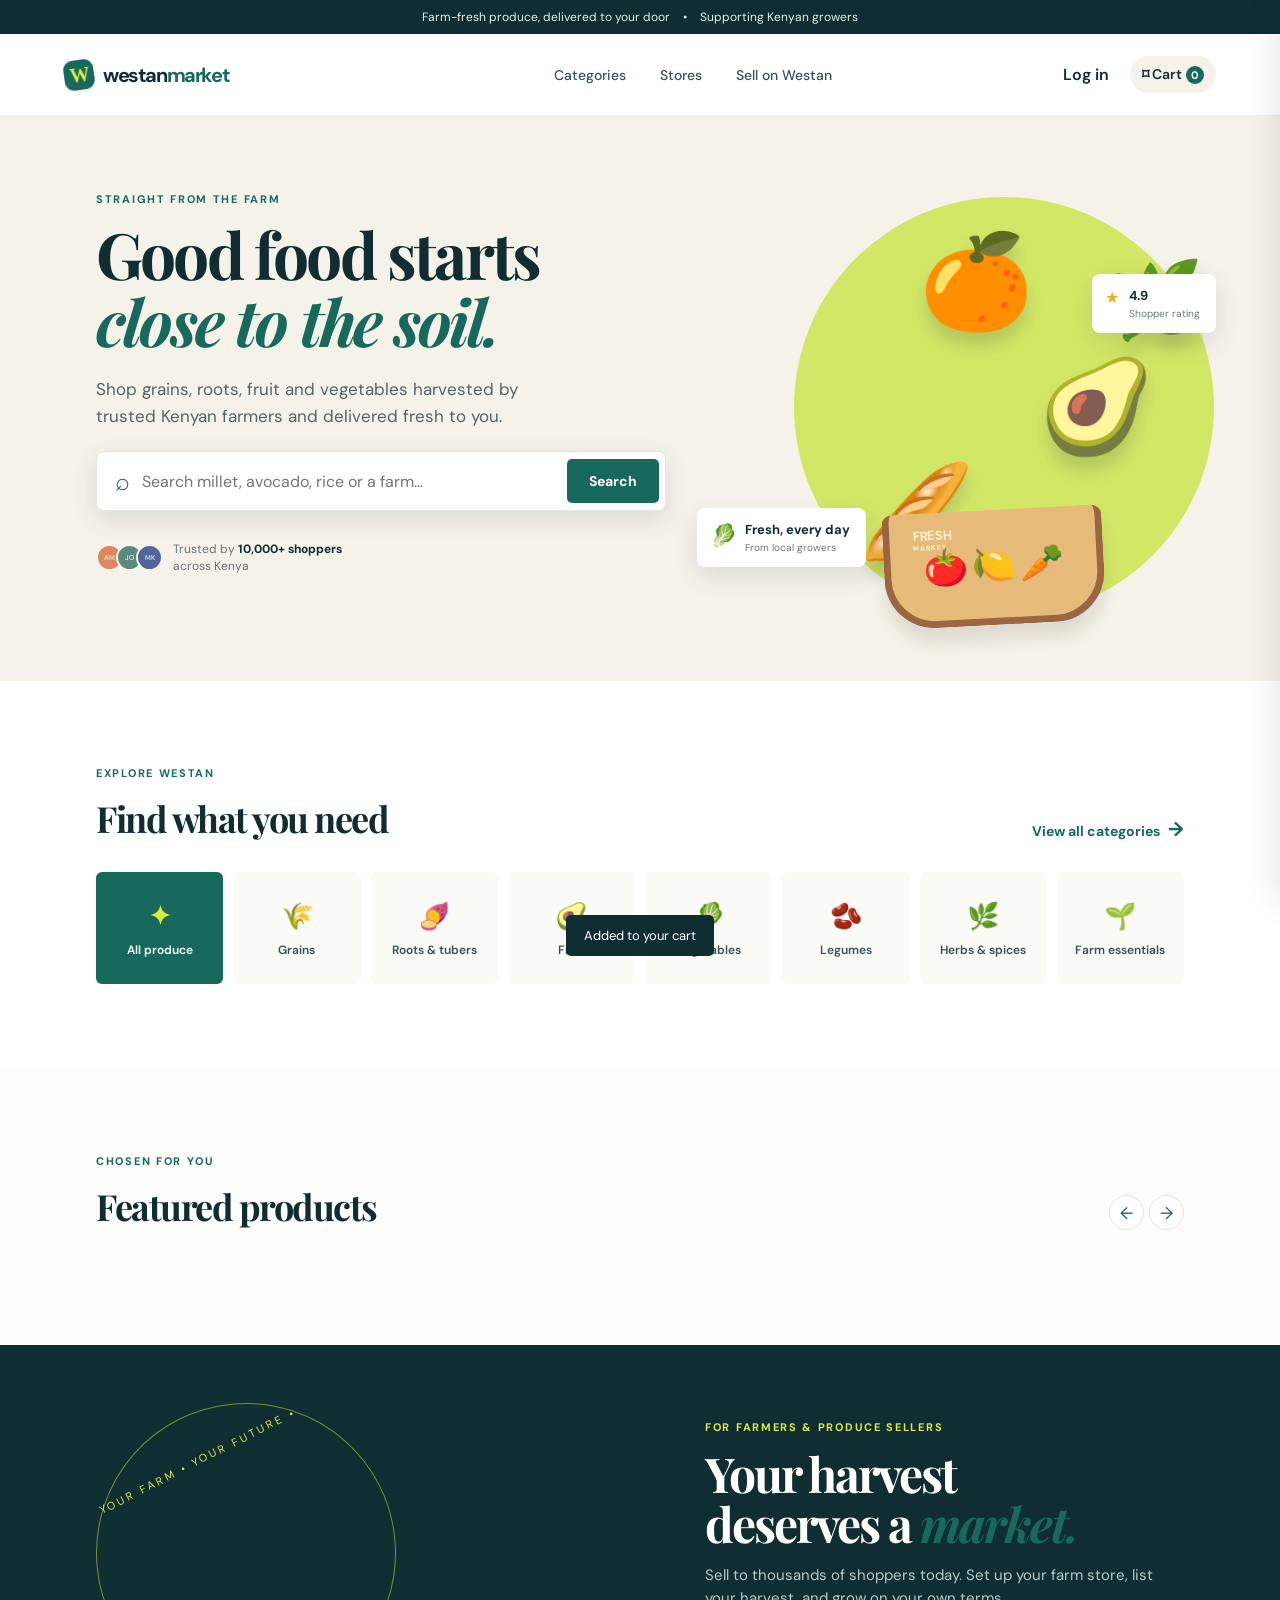
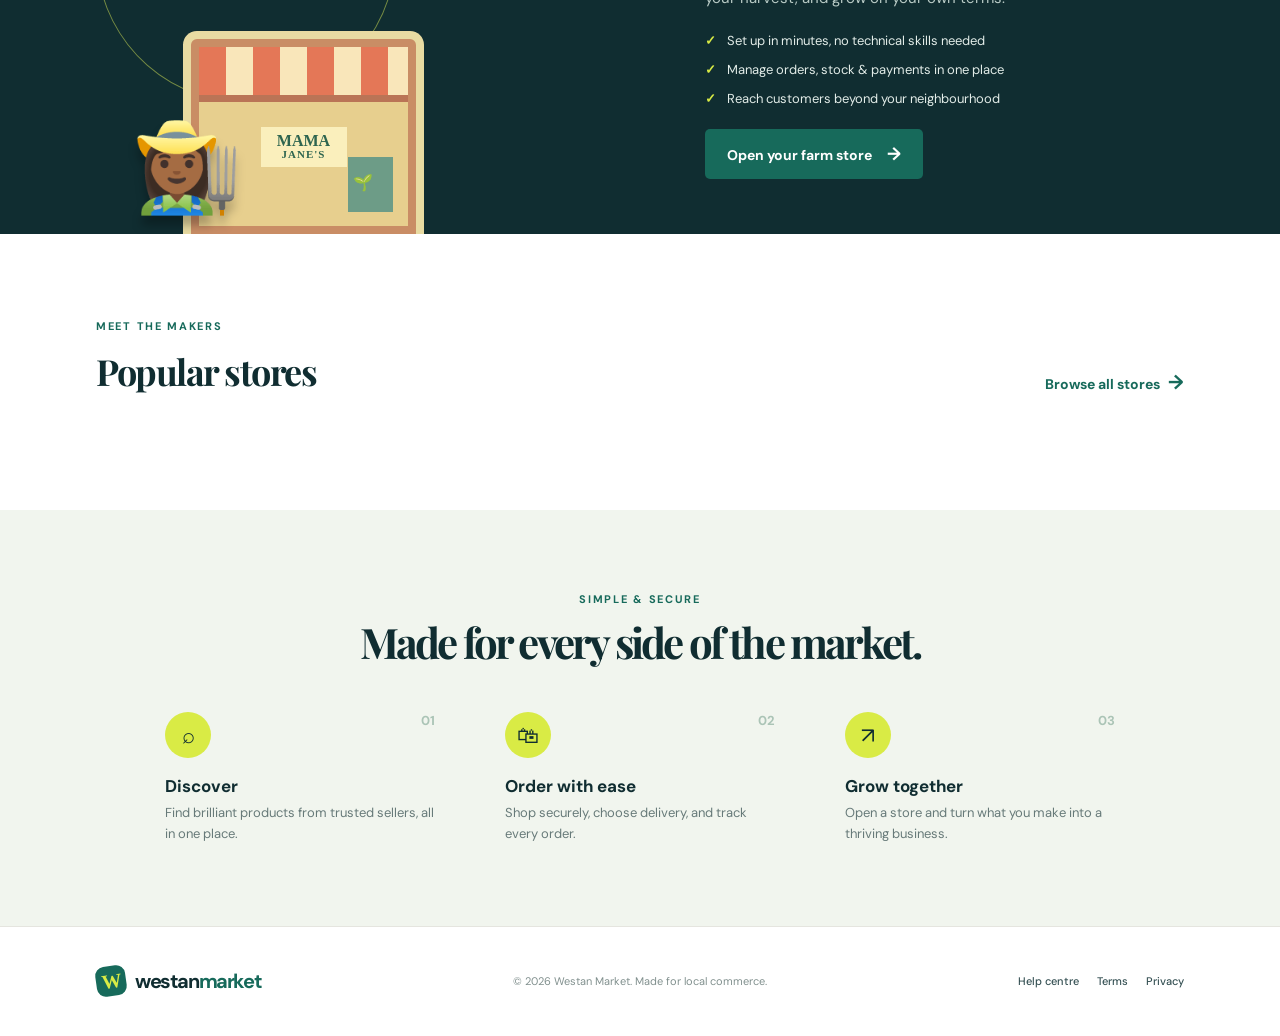
<file: index.html>
<!doctype html>
<html lang="en">
  <head>
    <meta charset="UTF-8" />
    <meta name="viewport" content="width=device-width, initial-scale=1.0" />
    <meta name="description" content="Westan Market — fresh farm produce direct from trusted growers." />
    <title>Westan Market | Your marketplace, your opportunity</title>
    <link rel="preconnect" href="https://fonts.googleapis.com" />
    <link rel="preconnect" href="https://fonts.gstatic.com" crossorigin />
    <link href="https://fonts.googleapis.com/css2?family=DM+Sans:wght@400;500;600;700&family=Playfair+Display:wght@600;700&display=swap" rel="stylesheet" />
    <link rel="stylesheet" href="styles.css" />
  </head>
  <body>
    <div class="announcement"><span>Farm-fresh produce, delivered to your door</span><span>•</span><span>Supporting Kenyan growers</span></div>
    <header class="site-header">
      <a class="brand" href="#top" aria-label="Westan Market home"><span class="brand-mark">W</span><span>westan<span>market</span></span></a>
      <nav class="main-nav" aria-label="Main navigation"><a href="#categories">Categories</a><a href="#shops">Stores</a><a href="#trader">Sell on Westan</a></nav>
      <div class="header-actions"><button class="text-btn login-btn">Log in</button><button class="cart-btn" id="cartButton" aria-label="Open shopping cart">⌑ <span>Cart</span><b id="cartCount">0</b></button><button class="menu-btn" id="menuButton" aria-label="Open navigation">☰</button></div>
    </header>

    <main id="top">
      <section class="hero">
        <div class="hero-copy">
          <p class="eyebrow">Straight from the farm</p>
          <h1>Good food starts<br /><em>close to the soil.</em></h1>
          <p class="hero-text">Shop grains, roots, fruit and vegetables harvested by trusted Kenyan farmers and delivered fresh to you.</p>
          <form class="search-wrap" id="searchForm"><span>⌕</span><input id="searchInput" type="search" placeholder="Search millet, avocado, rice or a farm..." /><button type="submit">Search</button></form>
          <div class="hero-proof"><div class="avatars"><i>AM</i><i>JO</i><i>MK</i></div><span>Trusted by <strong>10,000+ shoppers</strong><br />across Kenya</span></div>
        </div>
        <div class="hero-art" aria-label="Colourful grocery collection">
          <div class="hero-blob"></div><div class="hero-card fresh-card"><span class="mini-icon">🥬</span><b>Fresh, every day</b><small>From local growers</small></div><div class="hero-card rating-card"><span>★</span><b>4.9</b><small>Shopper rating</small></div>
          <div class="produce produce-one">🍊</div><div class="produce produce-two">🥑</div><div class="produce produce-three">🥖</div><div class="produce produce-four">🌿</div>
          <div class="basket"><div>FRESH<br /><small>MARKET</small></div><span>🍅</span><span>🍋</span><span>🥕</span></div>
        </div>
      </section>

      <section class="categories section" id="categories">
        <div class="section-heading"><div><p class="eyebrow">Explore Westan</p><h2>Find what you need</h2></div><a href="#products" class="arrow-link">View all categories <span>→</span></a></div>
        <div class="category-grid">
          <button class="category active" data-filter="all"><span>✦</span>All produce</button><button class="category" data-filter="Grains"><span>🌾</span>Grains</button><button class="category" data-filter="Roots"><span>🍠</span>Roots & tubers</button><button class="category" data-filter="Fruit"><span>🥑</span>Fruit</button><button class="category" data-filter="Vegetables"><span>🥬</span>Vegetables</button><button class="category" data-filter="Legumes"><span>🫘</span>Legumes</button><button class="category" data-filter="Herbs"><span>🌿</span>Herbs & spices</button><button class="category" data-filter="Farm"><span>🌱</span>Farm essentials</button>
        </div>
      </section>

      <section class="products-section section" id="products">
        <div class="section-heading"><div><p class="eyebrow">Chosen for you</p><h2>Featured products</h2></div><div class="product-controls"><button id="prevProducts">←</button><button id="nextProducts">→</button></div></div>
        <div class="product-grid" id="productGrid"></div>
      </section>

      <section class="trader-banner" id="trader">
          <div class="trader-art"><div class="circle-text">YOUR FARM • YOUR FUTURE • </div><div class="storefront"><div class="awning"></div><div class="shop-sign">MAMA<br /><small>JANE'S</small></div><div class="window">🌱</div></div><div class="person">👩🏾‍🌾</div></div>
          <div class="trader-copy"><p class="eyebrow">For farmers & produce sellers</p><h2>Your harvest<br />deserves a <em>market.</em></h2><p>Sell to thousands of shoppers today. Set up your farm store, list your harvest, and grow on your own terms.</p><ul><li><span>✓</span> Set up in minutes, no technical skills needed</li><li><span>✓</span> Manage orders, stock &amp; payments in one place</li><li><span>✓</span> Reach customers beyond your neighbourhood</li></ul><button class="primary-btn open-store">Open your farm store <span>→</span></button></div>
      </section>

      <section class="stores-section section" id="shops"><div class="section-heading"><div><p class="eyebrow">Meet the makers</p><h2>Popular stores</h2></div><a href="#shops" class="arrow-link">Browse all stores <span>→</span></a></div><div class="store-grid" id="storeGrid"></div></section>
      <section class="how-section"><p class="eyebrow">Simple &amp; secure</p><h2>Made for every side of the market.</h2><div class="how-grid"><article><span>01</span><i>⌕</i><h3>Discover</h3><p>Find brilliant products from trusted sellers, all in one place.</p></article><article><span>02</span><i>🛍</i><h3>Order with ease</h3><p>Shop securely, choose delivery, and track every order.</p></article><article><span>03</span><i>↗</i><h3>Grow together</h3><p>Open a store and turn what you make into a thriving business.</p></article></div></section>
    </main>
    <footer><a class="brand" href="#top"><span class="brand-mark">W</span><span>westan<span>market</span></span></a><p>© 2026 Westan Market. Made for local commerce.</p><div><a href="#top">Help centre</a><a href="#top">Terms</a><a href="#top">Privacy</a></div></footer>
    <aside class="cart-panel" id="cartPanel" aria-label="Shopping cart"><div class="cart-head"><h2>Your cart</h2><button id="closeCart">×</button></div><div id="cartItems" class="cart-items"><p class="empty-cart">Your cart is waiting for something lovely.</p></div><div class="cart-footer"><div><span>Subtotal</span><strong id="cartTotal">KSh 0</strong></div><button class="primary-btn checkout-btn">Proceed to checkout <span>→</span></button></div></aside><div class="overlay" id="overlay"></div>
    <div class="modal" id="storeModal"><button class="modal-close">×</button><p class="eyebrow">Welcome to Westan</p><h2>Create your store</h2><p>Join the local marketplace. Your seller dashboard will be ready in minutes.</p><input placeholder="Your store name" /><input placeholder="Phone number" /><button class="primary-btn" id="startStore">Start selling <span>→</span></button></div>
    <div class="toast" id="toast">Added to your cart</div><script src="app.js"></script>
  </body>
</html>
</file>
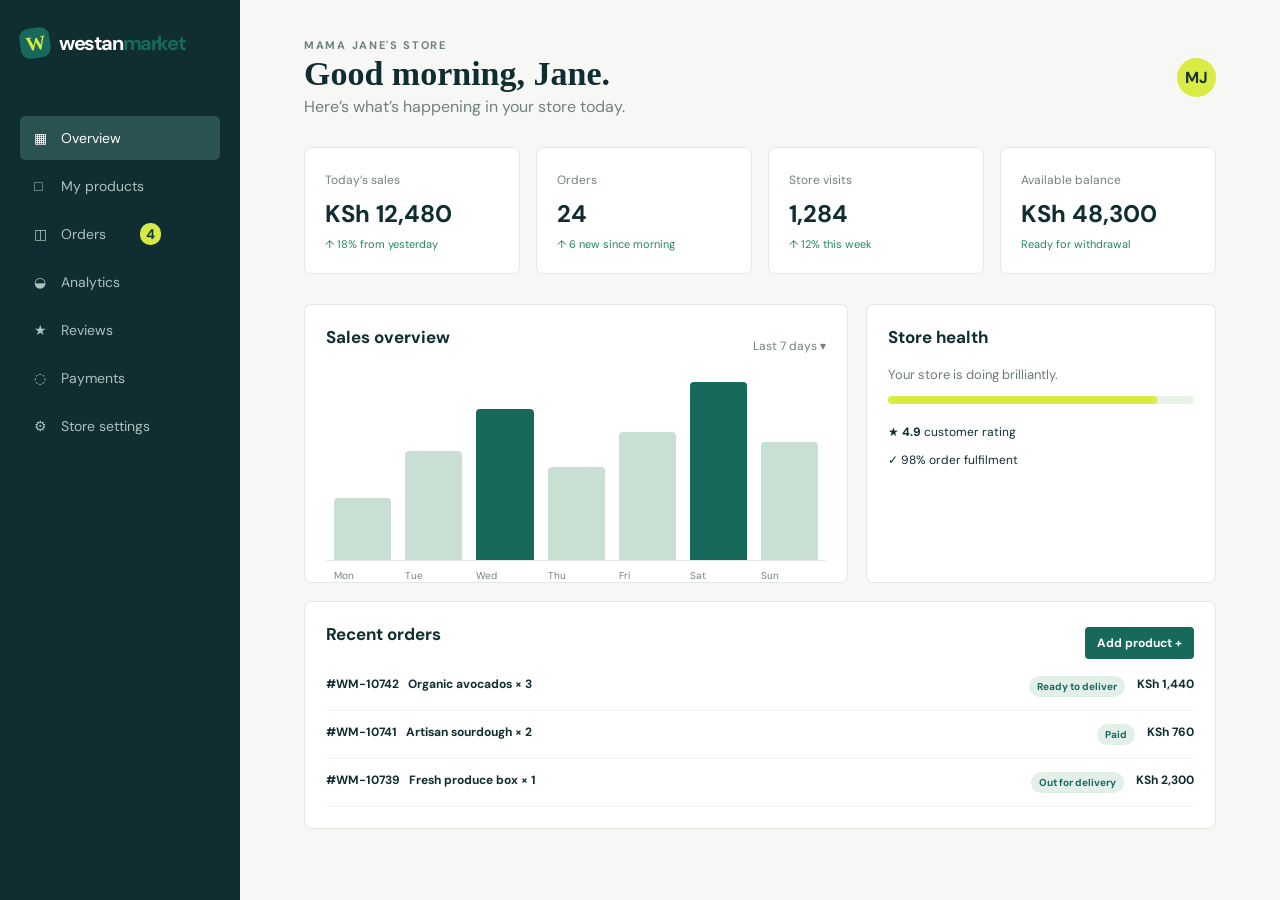
<file: dashboard.html>
<!doctype html>
<html lang="en"><head><meta charset="UTF-8"><meta name="viewport" content="width=device-width,initial-scale=1.0"><title>Seller dashboard | Westan Market</title><link rel="preconnect" href="https://fonts.googleapis.com"><link rel="preconnect" href="https://fonts.gstatic.com" crossorigin><link href="https://fonts.googleapis.com/css2?family=DM+Sans:wght@400;500;600;700&family=Playfair+Display:wght@600;700&display=swap" rel="stylesheet"><link rel="stylesheet" href="styles.css"><style>body{background:#f7f8f5}.dashboard{display:grid;grid-template-columns:240px 1fr;min-height:100vh}.side{background:#102d31;padding:28px 20px;color:#d3e1dd}.side .brand{color:#fff;margin-bottom:58px}.side nav a{display:block;color:#adc2bd;padding:13px 14px;margin:4px 0;text-decoration:none;font-size:14px;border-radius:5px}.side nav a.active,.side nav a:hover{background:#295250;color:#fff}.side nav span{display:inline-block;width:27px}.dash-main{padding:38px 5vw}.dash-top{display:flex;justify-content:space-between;align-items:center}.dash-top h1{font-family:Georgia;margin:3px 0;font-size:34px}.dash-top p{color:#70807d;margin:0}.user-dot{background:#d9eb45;color:#173338;font-weight:bold;border-radius:50%;height:39px;width:39px;display:grid;place-items:center}.metrics{display:grid;grid-template-columns:repeat(4,1fr);gap:16px;margin:30px 0}.metric{background:#fff;border:1px solid #e5e8e1;padding:20px;border-radius:7px}.metric span{font-size:12px;color:#72817f}.metric strong{display:block;font-size:24px;margin:9px 0 3px}.metric small{font-size:11px;color:#258566}.dash-grid{display:grid;grid-template-columns:1.4fr .9fr;gap:18px}.dash-card{background:#fff;border:1px solid #e5e8e1;border-radius:7px;padding:21px}.dash-card h2{font-size:17px;margin:0 0 18px}.chart{height:195px;display:flex;gap:14px;align-items:end;border-bottom:1px solid #e4e9e2;padding:0 8px}.bar{flex:1;background:#c9dfd4;position:relative;border-radius:4px 4px 0 0}.bar:nth-child(3),.bar:nth-child(6){background:#176a5b}.bar small{position:absolute;bottom:-22px;left:0;color:#74837f;font-size:10px}.order{display:grid;grid-template-columns:1fr auto auto;gap:12px;padding:13px 0;border-bottom:1px solid #edf0eb;font-size:12px}.status{color:#176a5b;background:#e2f0e8;border-radius:12px;padding:4px 8px;font-size:10px;font-weight:bold}.table-title{display:flex;justify-content:space-between;align-items:center}.table-title button{background:#176a5b;color:white;padding:8px 12px;border-radius:4px;font-size:12px;font-weight:bold}@media(max-width:750px){.dashboard{grid-template-columns:1fr}.side{padding:16px}.side .brand{margin-bottom:14px}.side nav{display:flex;overflow:auto}.side nav a{white-space:nowrap}.metrics{grid-template-columns:repeat(2,1fr)}.dash-grid{grid-template-columns:1fr}.dash-main{padding:24px 20px}}</style></head><body><div class="dashboard"><aside class="side"><a class="brand" href="index.html"><span class="brand-mark">W</span><span>westan<span>market</span></span></a><nav><a class="active" href="#"><span>▦</span>Overview</a><a href="#products"><span>□</span>My products</a><a href="#orders"><span>◫</span>Orders <b style="background:#d8eb45;color:#173338;border-radius:10px;padding:2px 6px;margin-left:30px">4</b></a><a href="#"><span>◒</span>Analytics</a><a href="#"><span>★</span>Reviews</a><a href="#"><span>◌</span>Payments</a><a href="#"><span>⚙</span>Store settings</a></nav></aside><main class="dash-main"><div class="dash-top"><div><p class="eyebrow">Mama Jane's Store</p><h1>Good morning, Jane.</h1><p>Here’s what’s happening in your store today.</p></div><div class="user-dot">MJ</div></div><section class="metrics"><article class="metric"><span>Today’s sales</span><strong>KSh 12,480</strong><small>↑ 18% from yesterday</small></article><article class="metric"><span>Orders</span><strong>24</strong><small>↑ 6 new since morning</small></article><article class="metric"><span>Store visits</span><strong>1,284</strong><small>↑ 12% this week</small></article><article class="metric"><span>Available balance</span><strong>KSh 48,300</strong><small>Ready for withdrawal</small></article></section><section class="dash-grid"><article class="dash-card"><div class="table-title"><h2>Sales overview</h2><span style="font-size:12px;color:#71817f">Last 7 days ▾</span></div><div class="chart"><div class="bar" style="height:32%"><small>Mon</small></div><div class="bar" style="height:56%"><small>Tue</small></div><div class="bar" style="height:78%"><small>Wed</small></div><div class="bar" style="height:48%"><small>Thu</small></div><div class="bar" style="height:66%"><small>Fri</small></div><div class="bar" style="height:92%"><small>Sat</small></div><div class="bar" style="height:61%"><small>Sun</small></div></div></article><article class="dash-card"><h2>Store health</h2><p style="color:#6c7c79;font-size:13px">Your store is doing brilliantly.</p><div style="background:#e9f0e8;height:8px;border-radius:6px"><div style="background:#d8eb45;width:88%;height:100%;border-radius:6px"></div></div><p style="font-size:12px;margin-top:20px">★ <b>4.9</b> customer rating</p><p style="font-size:12px">✓ 98% order fulfilment</p></article></section><section class="dash-card" style="margin-top:18px" id="orders"><div class="table-title"><h2>Recent orders</h2><button>Add product +</button></div><div class="order"><b>#WM-10742 &nbsp; Organic avocados × 3</b><span class="status">Ready to deliver</span><strong>KSh 1,440</strong></div><div class="order"><b>#WM-10741 &nbsp; Artisan sourdough × 2</b><span class="status">Paid</span><strong>KSh 760</strong></div><div class="order"><b>#WM-10739 &nbsp; Fresh produce box × 1</b><span class="status">Out for delivery</span><strong>KSh 2,300</strong></div></section></main></div></body></html>
</file>
<file: styles.css>
:root{--ink:#102d31;--green:#176a5b;--lime:#d8eb45;--sand:#f5f2ea;--muted:#6c7775;--line:#e5e5df}*{box-sizing:border-box}html{scroll-behavior:smooth}body{margin:0;color:var(--ink);font-family:"DM Sans",sans-serif;background:#fff}.announcement{height:34px;background:var(--ink);color:#e5f2e6;display:flex;justify-content:center;align-items:center;gap:13px;font-size:12px}.site-header{height:82px;display:flex;align-items:center;justify-content:space-between;padding:0 max(5vw,34px);border-bottom:1px solid #edf0ec;position:sticky;top:0;background:#fffffff2;backdrop-filter:blur(10px);z-index:10}.brand{color:var(--ink);font-size:20px;font-weight:700;text-decoration:none;letter-spacing:-1.4px;display:flex;align-items:center;gap:9px}.brand>span:last-child span{color:var(--green)}.brand-mark{display:grid;place-items:center;width:30px;height:30px;border-radius:9px;background:var(--green);color:var(--lime);font-family:Georgia;font-size:20px;transform:rotate(-8deg)}.main-nav{display:flex;gap:34px;margin-left:100px}.main-nav a,footer a{color:#365154;text-decoration:none;font-size:14px;font-weight:500}.header-actions{display:flex;gap:15px;align-items:center}button{font:inherit;cursor:pointer;border:0}.text-btn{background:none;color:var(--ink);font-weight:600}.cart-btn{background:var(--sand);border-radius:22px;padding:9px 12px;color:var(--ink);font-weight:600;font-size:14px}.cart-btn b{display:inline-grid;place-items:center;background:var(--green);color:white;border-radius:50%;height:18px;width:18px;font-size:11px;margin-left:4px}.menu-btn{display:none;background:none;font-size:22px}.hero{min-height:565px;background:var(--sand);display:grid;grid-template-columns:1.12fr .88fr;overflow:hidden;padding:76px max(7.5vw,48px) 60px}.hero-copy{position:relative;z-index:1;max-width:660px}.eyebrow{font-size:11px;letter-spacing:1.7px;text-transform:uppercase;color:var(--green);font-weight:700;margin:0 0 14px}.hero h1,.trader-copy h2,.how-section h2{font-family:"Playfair Display",Georgia,serif;font-size:clamp(40px,5vw,67px);line-height:1.05;letter-spacing:-2.8px;margin:0}.hero h1 em,.trader-copy em{color:var(--green);font-style:italic}.hero-text{max-width:480px;color:#536466;font-size:17px;line-height:1.55;margin:22px 0}.search-wrap{width:min(570px,100%);height:60px;background:#fff;border:1px solid #e6e8e2;border-radius:8px;padding:6px 6px 6px 18px;display:flex;align-items:center;box-shadow:0 8px 25px #213c3820}.search-wrap span{font-size:25px;color:var(--green);margin-right:10px}.search-wrap input{border:0;outline:0;font:inherit;flex:1;min-width:0}.search-wrap button,.primary-btn{background:var(--green);color:#fff;border-radius:5px;padding:13px 22px;font-weight:700;font-size:14px}.hero-proof{display:flex;align-items:center;gap:10px;margin-top:30px;color:#657472;font-size:12px;line-height:1.4}.hero-proof strong{color:var(--ink)}.avatars{display:flex}.avatars i{width:27px;height:27px;border-radius:50%;border:2px solid var(--sand);display:grid;place-items:center;font-size:7px;font-style:normal;color:#fff;background:#da8762}.avatars i+ i{margin-left:-7px}.avatars i:nth-child(2){background:#5c887e}.avatars i:nth-child(3){background:#526598}.hero-art{position:relative;min-height:400px}.hero-blob{width:420px;height:420px;border-radius:50%;background:#d3e767;position:absolute;top:5px;right:-30px}.produce{position:absolute;font-size:92px;filter:drop-shadow(0 13px 8px #40533d36)}.produce-one{top:30px;right:150px}.produce-two{top:155px;right:30px}.produce-three{top:260px;right:210px}.produce-four{top:60px;right:-20px;font-size:75px}.basket{position:absolute;right:80px;bottom:-4px;width:220px;height:115px;border:7px solid #9b6743;border-top:0;border-radius:10px 10px 50px 50px;background:#e6ba79;display:flex;justify-content:center;align-items:center;gap:3px;font-size:36px;transform:rotate(-3deg);box-shadow:0 15px 15px #4e3a251f}.basket div{position:absolute;top:18px;left:23px;color:#fff1d3;font-size:13px;font-weight:bold;line-height:.8}.basket small{font-size:7px;letter-spacing:1px}.hero-card{position:absolute;background:#fff;border-radius:8px;padding:13px 16px;box-shadow:0 9px 25px #29423a20;z-index:2}.hero-card b,.hero-card small{display:block}.hero-card b{font-size:13px}.hero-card small{font-size:10px;color:var(--muted);margin-top:3px}.fresh-card{bottom:54px;left:-8px;padding-left:48px}.mini-icon{position:absolute;left:13px;font-size:22px}.rating-card{top:82px;right:-32px;padding-left:37px}.rating-card span{position:absolute;left:13px;color:#ecae24}.section{padding:85px max(7.5vw,48px)}.section-heading{display:flex;justify-content:space-between;align-items:end;margin-bottom:30px}.section-heading h2,.stores-section h2{font-family:"Playfair Display",Georgia,serif;font-size:36px;letter-spacing:-1.5px;margin:0}.arrow-link{font-size:14px;color:var(--green);font-weight:700;text-decoration:none}.arrow-link span{font-size:20px;margin-left:5px}.category-grid{display:grid;grid-template-columns:repeat(8,1fr);gap:10px}.category{height:112px;border-radius:6px;background:#fafaf7;color:#375053;display:flex;flex-direction:column;justify-content:center;align-items:center;gap:9px;font-size:12px;font-weight:600}.category span{font-size:26px}.category.active{background:var(--green);color:#fff}.category.active span{color:var(--lime)}.products-section{background:#fcfcfa}.product-grid{display:grid;grid-template-columns:repeat(4,1fr);gap:20px}.product-card{min-width:0}.product-image{height:225px;background:#eff0e9;border-radius:7px;position:relative;display:grid;place-items:center;overflow:hidden;font-size:90px}.product-image::after{content:"";position:absolute;width:130px;height:90px;bottom:-28px;border-radius:50%;background:#d4e4cc}.product-image span{position:relative;z-index:1;filter:drop-shadow(0 10px 6px #41503b3b)}.product-image .tag{position:absolute;top:12px;left:12px;z-index:2;background:#fff;border-radius:3px;font-size:10px;padding:5px 7px;color:var(--green);font-weight:bold}.wish{position:absolute;right:10px;top:10px;z-index:2;border-radius:50%;height:30px;width:30px;background:#ffffffd9;color:#617675;font-size:17px}.product-info{padding:13px 2px}.product-info .store-name{color:#6a8180;font-size:11px}.product-info h3{font-size:14px;margin:5px 0;font-weight:700}.product-bottom{display:flex;justify-content:space-between;align-items:center}.price{font-weight:700;font-size:14px}.rating{font-size:11px;color:#e59b1b}.add-btn{background:var(--ink);color:#fff;border-radius:4px;padding:7px 10px;font-size:11px;font-weight:700}.product-controls button{height:35px;width:35px;border:1px solid var(--line);border-radius:50%;background:#fff;color:var(--green);margin-left:5px;font-size:17px}.trader-banner{background:var(--ink);min-height:485px;color:#fff;display:grid;grid-template-columns:1fr 1fr;overflow:hidden;padding:0 max(7.5vw,48px)}.trader-art{position:relative;min-height:485px}.circle-text{position:absolute;top:58px;left:0;width:300px;height:300px;border:1px solid #b9ca5099;border-radius:50%;color:#d7e950;font-size:11px;letter-spacing:3px;padding:38px;transform:rotate(-27deg)}.storefront{position:absolute;width:225px;height:195px;bottom:0;left:95px;background:#e7cf8e;border-radius:6px 6px 0 0;border:8px solid #c98d65;box-shadow:0 0 0 8px #e8dba2}.awning{height:55px;background:repeating-linear-gradient(90deg,#e47757 0 27px,#f9e6ba 27px 54px);border-bottom:7px solid #ba7456}.shop-sign{margin:25px auto;color:#2e654f;background:#faefbc;width:86px;padding:8px;text-align:center;font-family:Georgia;font-weight:bold;line-height:.75}.shop-sign small{font-size:11px;letter-spacing:1px}.window{position:absolute;right:15px;bottom:14px;background:#6d9c87;width:45px;height:55px;padding:15px 5px}.person{position:absolute;bottom:10px;left:36px;font-size:88px;filter:drop-shadow(0 10px 5px #0004)}.trader-copy{padding:75px 20px 55px 65px;max-width:590px}.trader-copy .eyebrow{color:#d9eb4d}.trader-copy h2{font-size:48px;letter-spacing:-2px}.trader-copy p:not(.eyebrow){color:#b8cac5;line-height:1.55;max-width:470px;font-size:15px}.trader-copy ul{list-style:none;padding:0;margin:22px 0}.trader-copy li{font-size:13px;margin:12px 0;color:#e2ece8}.trader-copy li span{color:var(--lime);margin-right:8px;font-weight:bold}.primary-btn span{font-size:18px;margin-left:12px}.store-grid{display:grid;grid-template-columns:repeat(3,1fr);gap:18px}.store-card{border:1px solid var(--line);border-radius:8px;padding:20px;display:grid;grid-template-columns:57px 1fr auto;gap:13px;align-items:center}.store-icon{height:57px;width:57px;border-radius:6px;display:grid;place-items:center;font-size:30px;background:#f4e6cf}.store-card h3{margin:0;font-size:15px}.store-card p{margin:5px 0 0;font-size:11px;color:#758483}.store-card button{background:none;color:var(--green);font-weight:700;font-size:12px}.how-section{padding:82px max(7.5vw,48px);background:#f1f5ee;text-align:center}.how-section h2{font-size:42px;margin-bottom:48px}.how-grid{display:grid;grid-template-columns:repeat(3,1fr);max-width:950px;margin:auto;gap:70px;text-align:left}.how-grid article{position:relative}.how-grid article>span{position:absolute;right:0;color:#abc4b6;font-size:13px;font-weight:bold}.how-grid i{display:grid;place-items:center;height:46px;width:46px;border-radius:50%;background:#d9eb45;color:var(--ink);font-style:normal;font-size:22px}.how-grid h3{font-size:17px;margin:17px 0 6px}.how-grid p{font-size:13px;color:#677a79;line-height:1.55;margin:0}footer{min-height:110px;display:flex;align-items:center;justify-content:space-between;padding:0 max(7.5vw,48px);border-top:1px solid var(--line)}footer p{font-size:11px;color:#81908e}footer div{display:flex;gap:18px}footer a{font-size:11px}.cart-panel{position:fixed;z-index:30;right:0;top:0;height:100vh;width:min(400px,100%);background:#fff;transform:translateX(102%);transition:.3s;padding:24px;display:flex;flex-direction:column;box-shadow:-10px 0 30px #102d3120}.cart-panel.open{transform:translateX(0)}.cart-head{display:flex;justify-content:space-between;align-items:center;border-bottom:1px solid var(--line);padding-bottom:18px}.cart-head h2{margin:0;font-family:Georgia;font-size:26px}.cart-head button,.modal-close{font-size:28px;background:none;color:#526766}.cart-items{flex:1;padding:15px 0;overflow:auto}.empty-cart{color:#788685;text-align:center;padding-top:50px}.cart-row{display:grid;grid-template-columns:53px 1fr auto;gap:10px;align-items:center;margin-bottom:16px}.cart-row .cart-emoji{height:53px;background:var(--sand);display:grid;place-items:center;font-size:29px;border-radius:5px}.cart-row h4{margin:0;font-size:13px}.cart-row p{margin:4px 0;color:var(--green);font-size:12px;font-weight:bold}.cart-row button{background:none;color:#b65c50;font-size:18px}.cart-footer{border-top:1px solid var(--line);padding-top:16px}.cart-footer>div{display:flex;justify-content:space-between;margin-bottom:14px}.cart-footer span{color:#697a78;font-size:13px}.checkout-btn{width:100%}.overlay{position:fixed;inset:0;background:#102d3166;z-index:20;display:none}.overlay.open{display:block}.modal{position:fixed;z-index:40;left:50%;top:50%;transform:translate(-50%,-45%);opacity:0;visibility:hidden;transition:.2s;width:min(410px,90vw);background:#fff;padding:34px;border-radius:10px;box-shadow:0 20px 70px #0004}.modal.open{opacity:1;visibility:visible;transform:translate(-50%,-50%)}.modal-close{position:absolute;right:14px;top:9px}.modal h2{font-family:Georgia;font-size:32px;margin:5px 0}.modal p:not(.eyebrow){color:#687b79;font-size:14px;line-height:1.5}.modal input{width:100%;border:1px solid var(--line);border-radius:5px;padding:13px;margin:7px 0;font:inherit}.modal .primary-btn{width:100%;margin-top:10px}.toast{position:fixed;left:50%;bottom:24px;transform:translate(-50%,80px);background:var(--ink);color:white;padding:12px 18px;border-radius:5px;font-size:13px;z-index:50;transition:.3s}.toast.show{transform:translate(-50%,0)}
@media(max-width:850px){.main-nav{display:none}.menu-btn{display:block}.hero{grid-template-columns:1fr;padding-top:55px}.hero-art{height:360px}.category-grid{grid-template-columns:repeat(4,1fr)}.product-grid{grid-template-columns:repeat(2,1fr)}.trader-banner{grid-template-columns:1fr}.trader-art{display:none}.trader-copy{padding:65px 0}.store-grid{grid-template-columns:1fr}.how-grid{gap:35px}.hero-blob{right:10px}.produce-two{right:50px}.rating-card{right:0}}@media(max-width:540px){.announcement{font-size:9px}.site-header{height:65px;padding:0 18px}.brand{font-size:18px}.hero,.section,.how-section{padding-left:20px;padding-right:20px}.hero h1{font-size:43px;letter-spacing:-2px}.hero-art{transform:scale(.8);transform-origin:top left;width:125%;margin-bottom:-75px}.section-heading h2{font-size:30px}.section-heading .arrow-link{font-size:11px}.category-grid{grid-template-columns:repeat(2,1fr)}.category{height:82px}.product-image{height:160px;font-size:65px}.product-grid{gap:12px}.product-info h3{font-size:12px}.add-btn{padding:6px;font-size:10px}.trader-copy{padding:55px 0}.trader-copy h2{font-size:39px}.how-section h2{font-size:34px}.how-grid{grid-template-columns:1fr;text-align:left}.how-section .eyebrow{text-align:left}footer{padding:22px 20px;display:block}footer p{margin:15px 0}footer div{gap:12px}.cart-btn span,.login-btn{display:none}}
</file>
